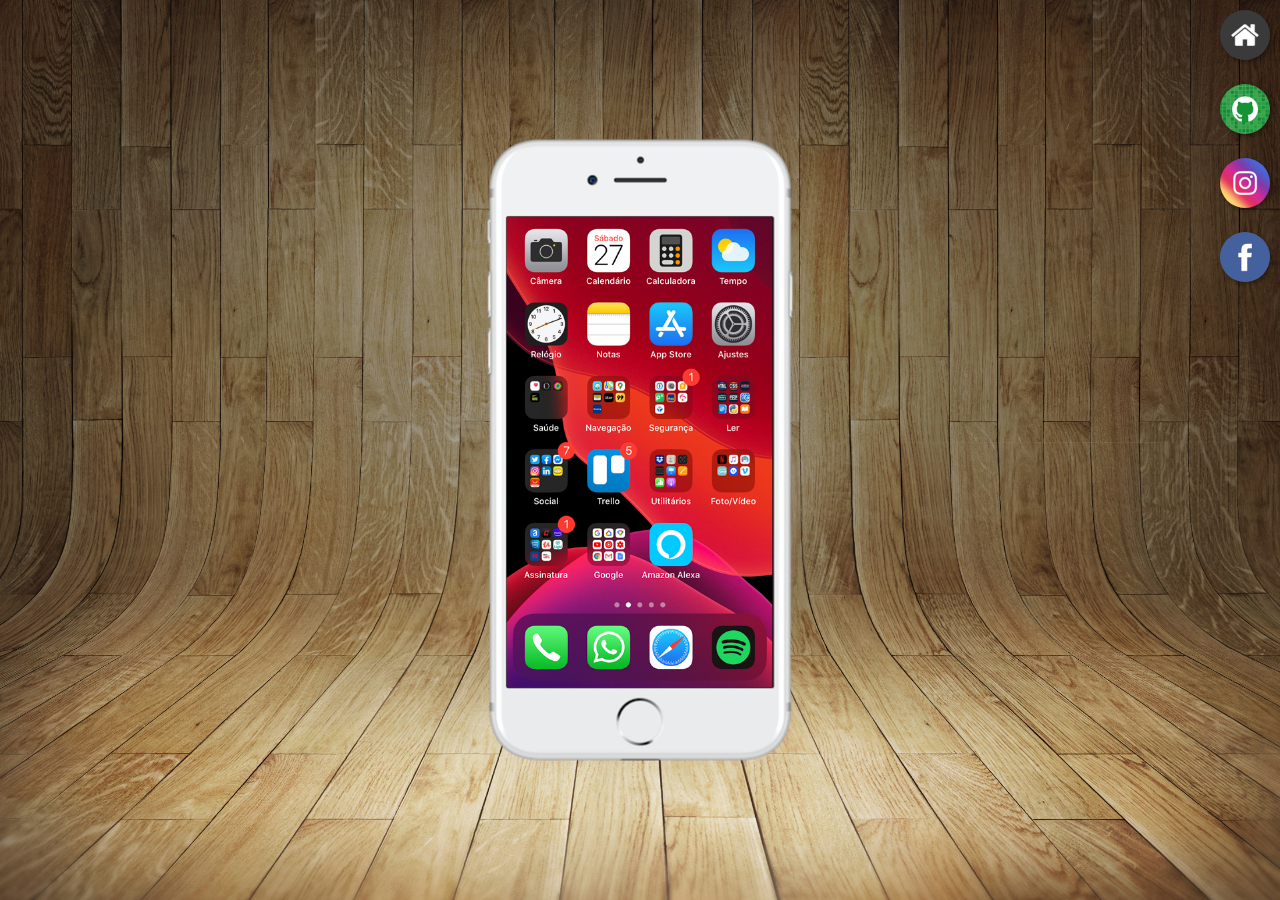
<file: index.html>
<!DOCTYPE html>
<html lang="pt-br">
<head>
    <meta charset="UTF-8">
    <meta http-equiv="X-UA-Compatible" content="IE=edge">
    <meta name="viewport" content="width=device-width, initial-scale=1.0">
    <link rel="shortcut icon" href="favicon.ico" type="image/x-icon">
    <link rel="stylesheet" href="estilos/style.css">
    <title>Projeto Redes Sociais</title>
</head>
<body>
    <main>
        <section id="telefone"> 
            <iframe src="home.html" name="tela" id="tela" frameborder="0">Seu navegador não é compatível com isso.
            </iframe>
        </section>
        <section id="redes-sociais">
            <a href="home.html" target="tela"><img src="imagens/logo-home.jpg" alt="Home"></a> <br>
            <a href="github.html" target="tela"><img src="imagens/logo-github.jpg" alt="github"></a> <br>
            <a href="instagram.html" target="tela"><img src="imagens/logo-instagram.jpg" alt="Instagram"></a> <br>
            <a href="facebook.html" target="tela"><img src="imagens/logo-facebook.jpg" alt="Facebook"></a>
        </section>
    </main>
</body>
</html>
</file>
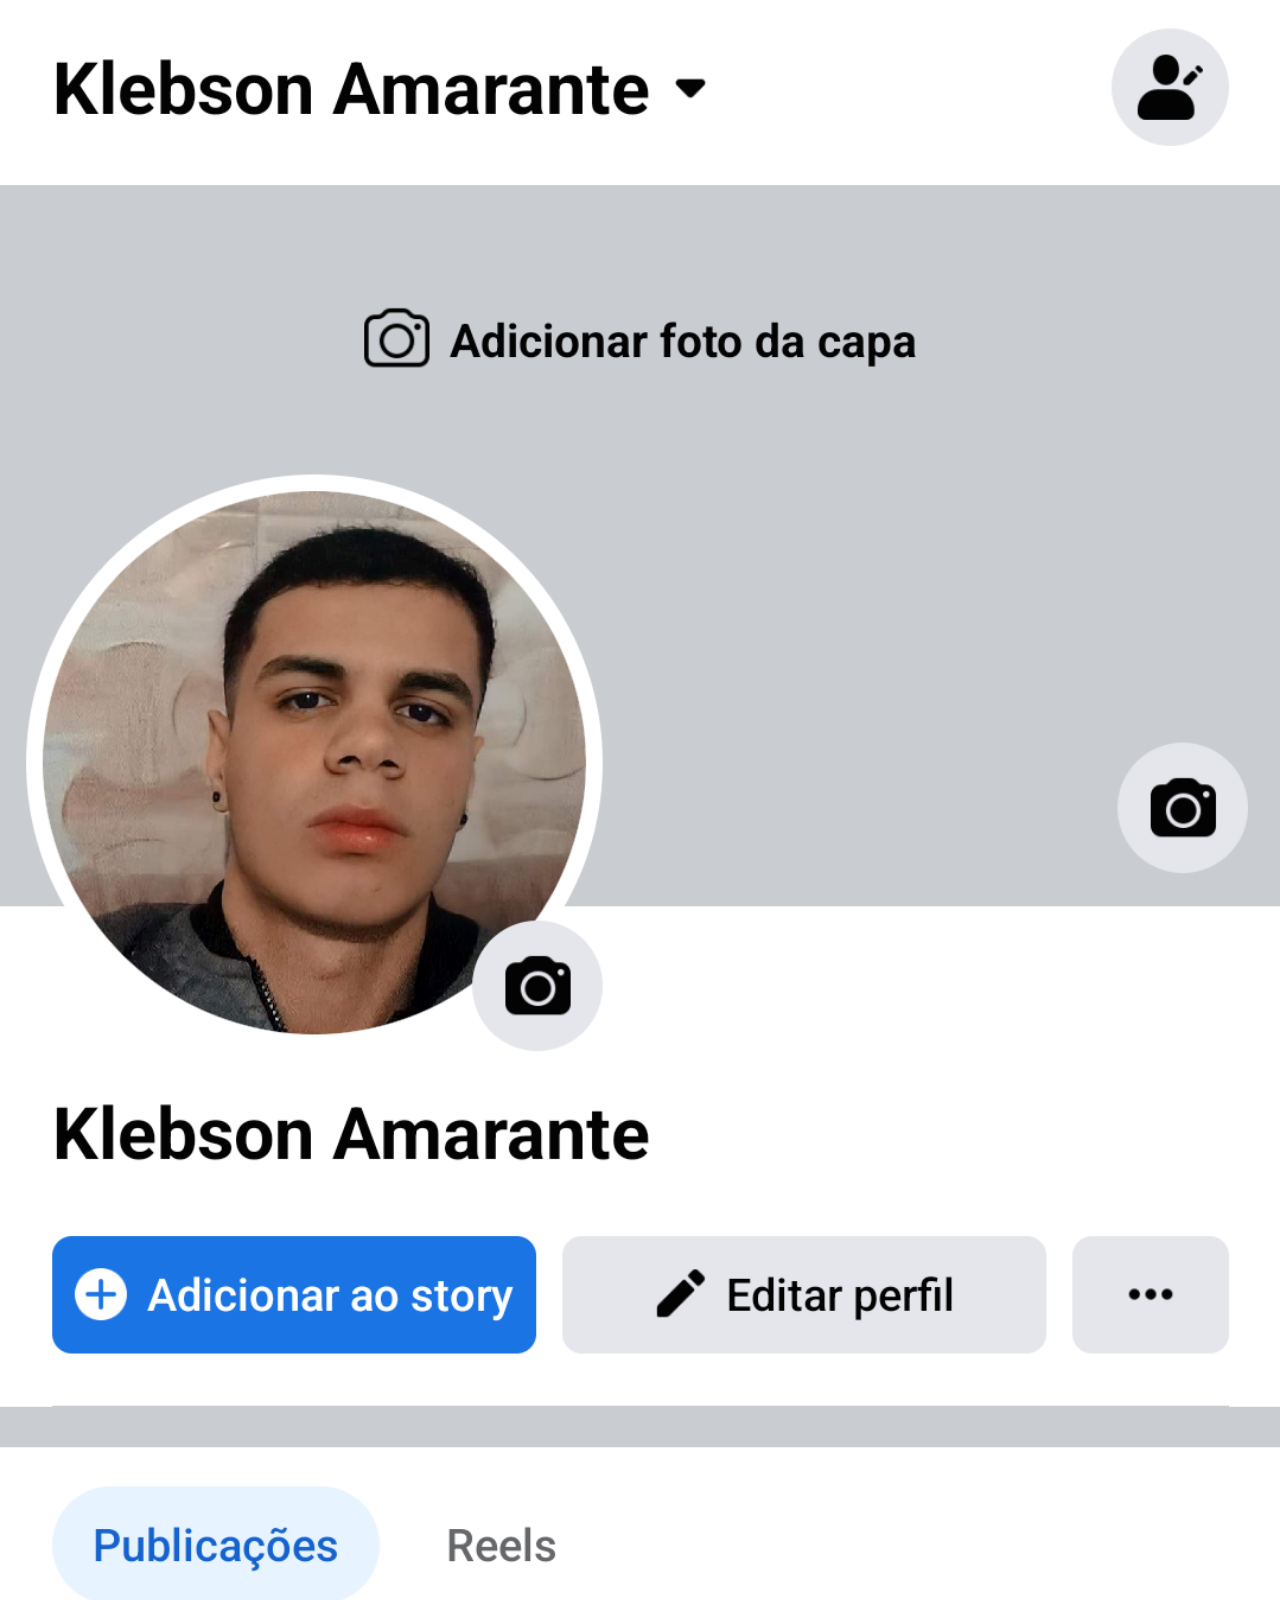
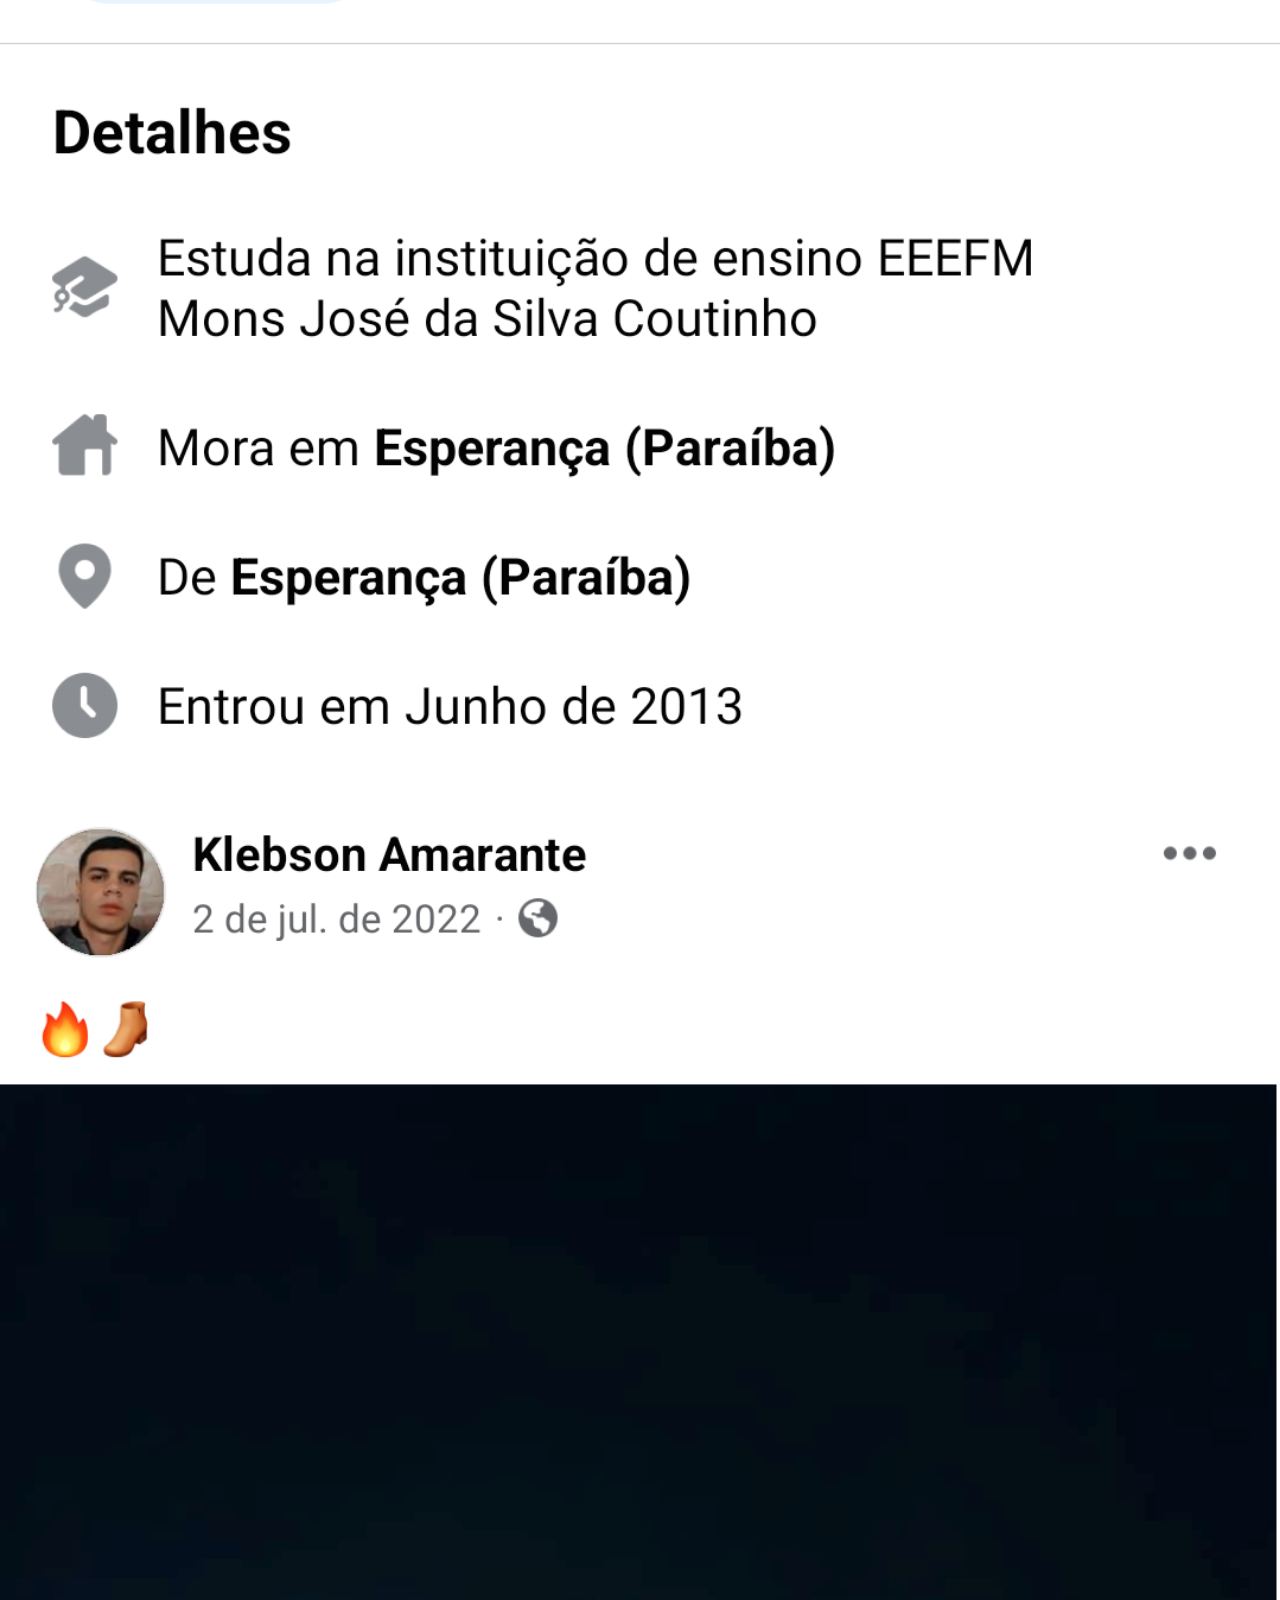
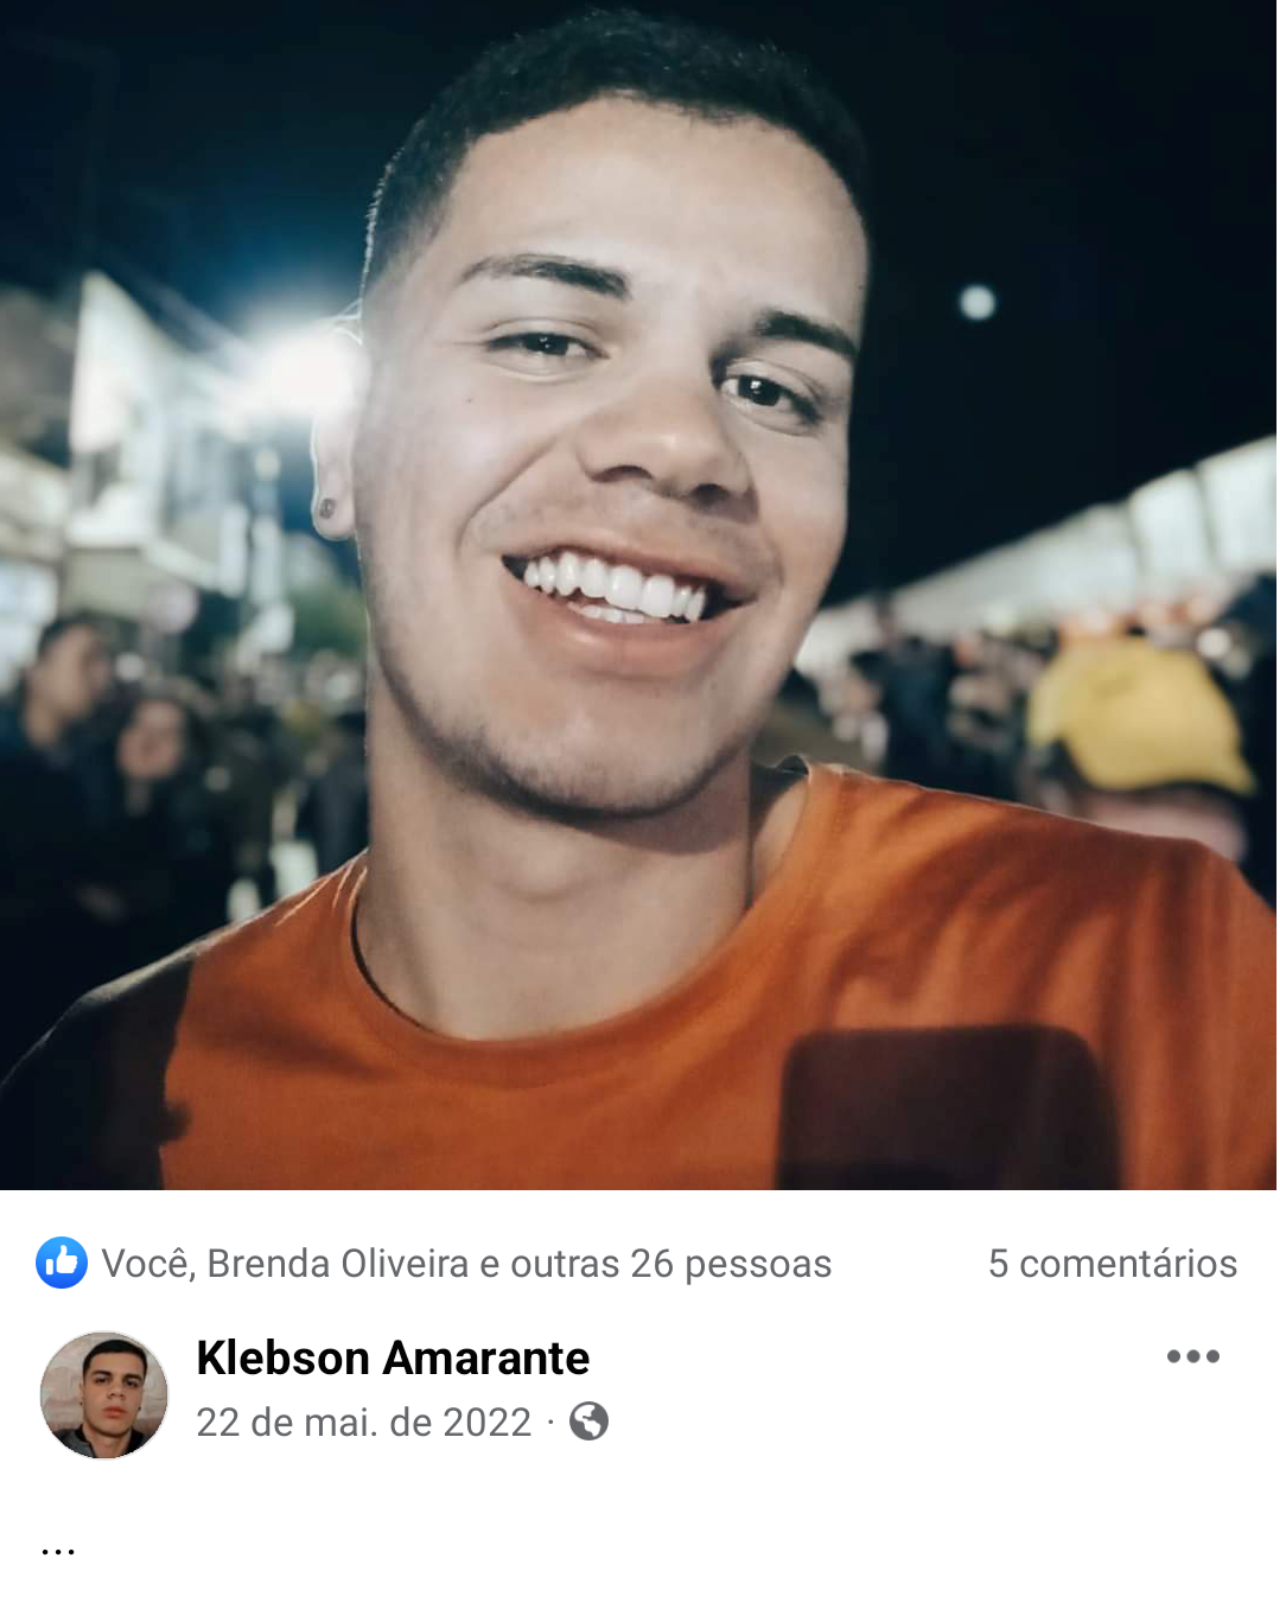
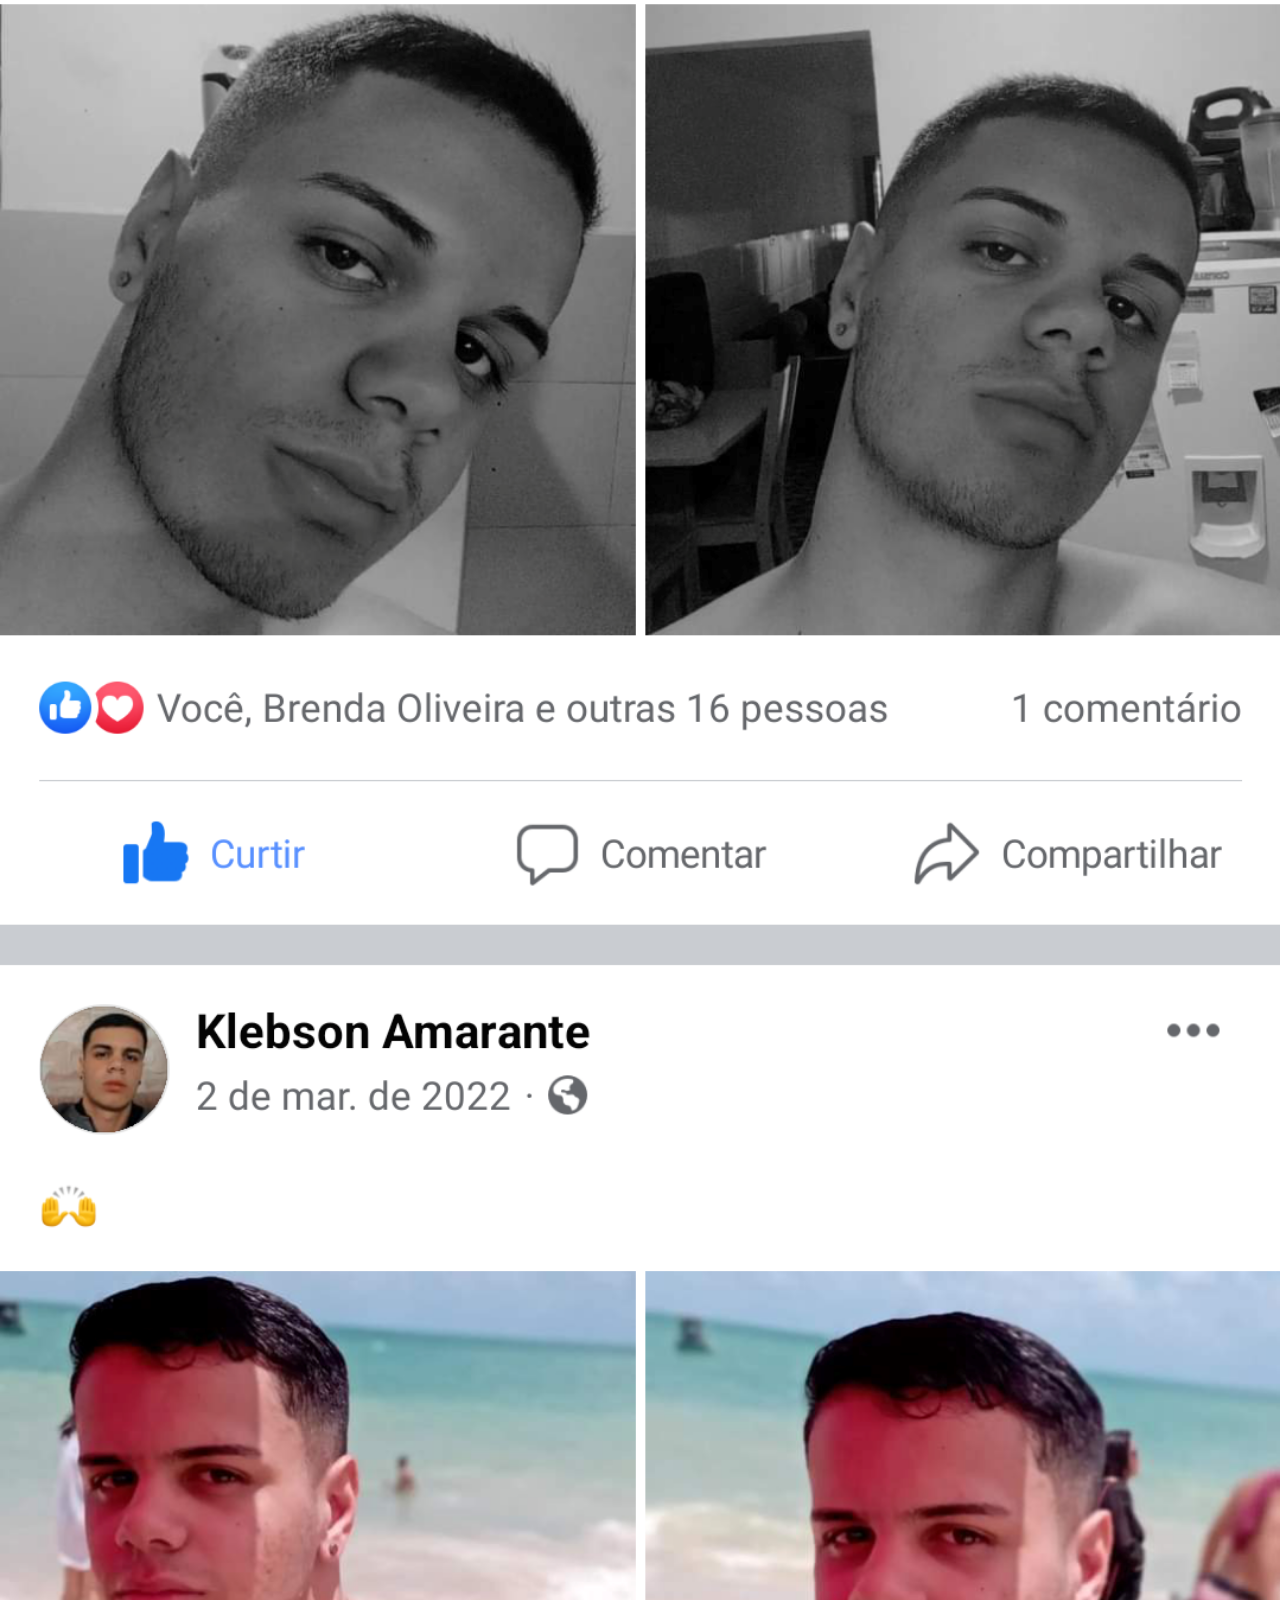
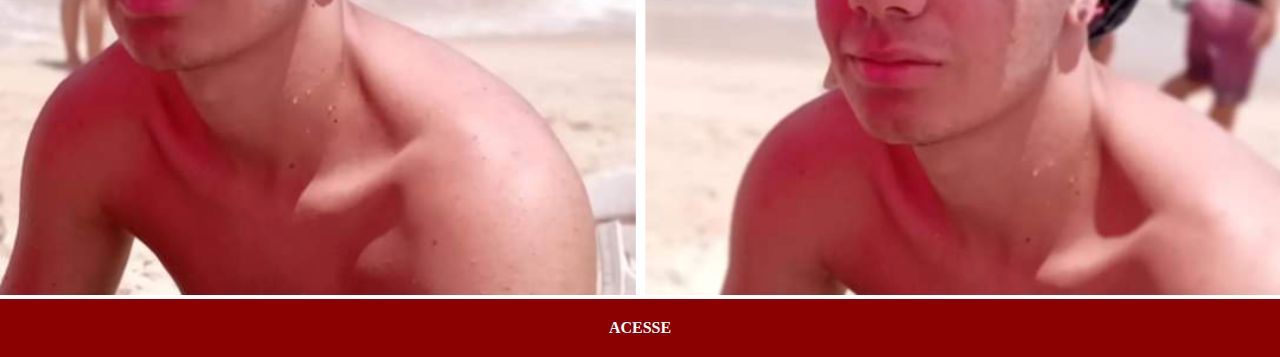
<file: facebook.html>
<!DOCTYPE html>
<html lang="pt-br">
<head>
    <meta charset="UTF-8">
    <meta http-equiv="X-UA-Compatible" content="IE=edge">
    <meta name="viewport" content="width=device-width, initial-scale=1.0">
    <link rel="stylesheet" href="estilos/social.css">
    <title>Facebook</title>
</head>
<body>
    <img src="imagens/facebook-editado.png" alt="Facebook"><a href="https://pt-br.facebook.com/klebsonamarante/" target="_blank">ACESSE</a>
</body>
</html>
</file>
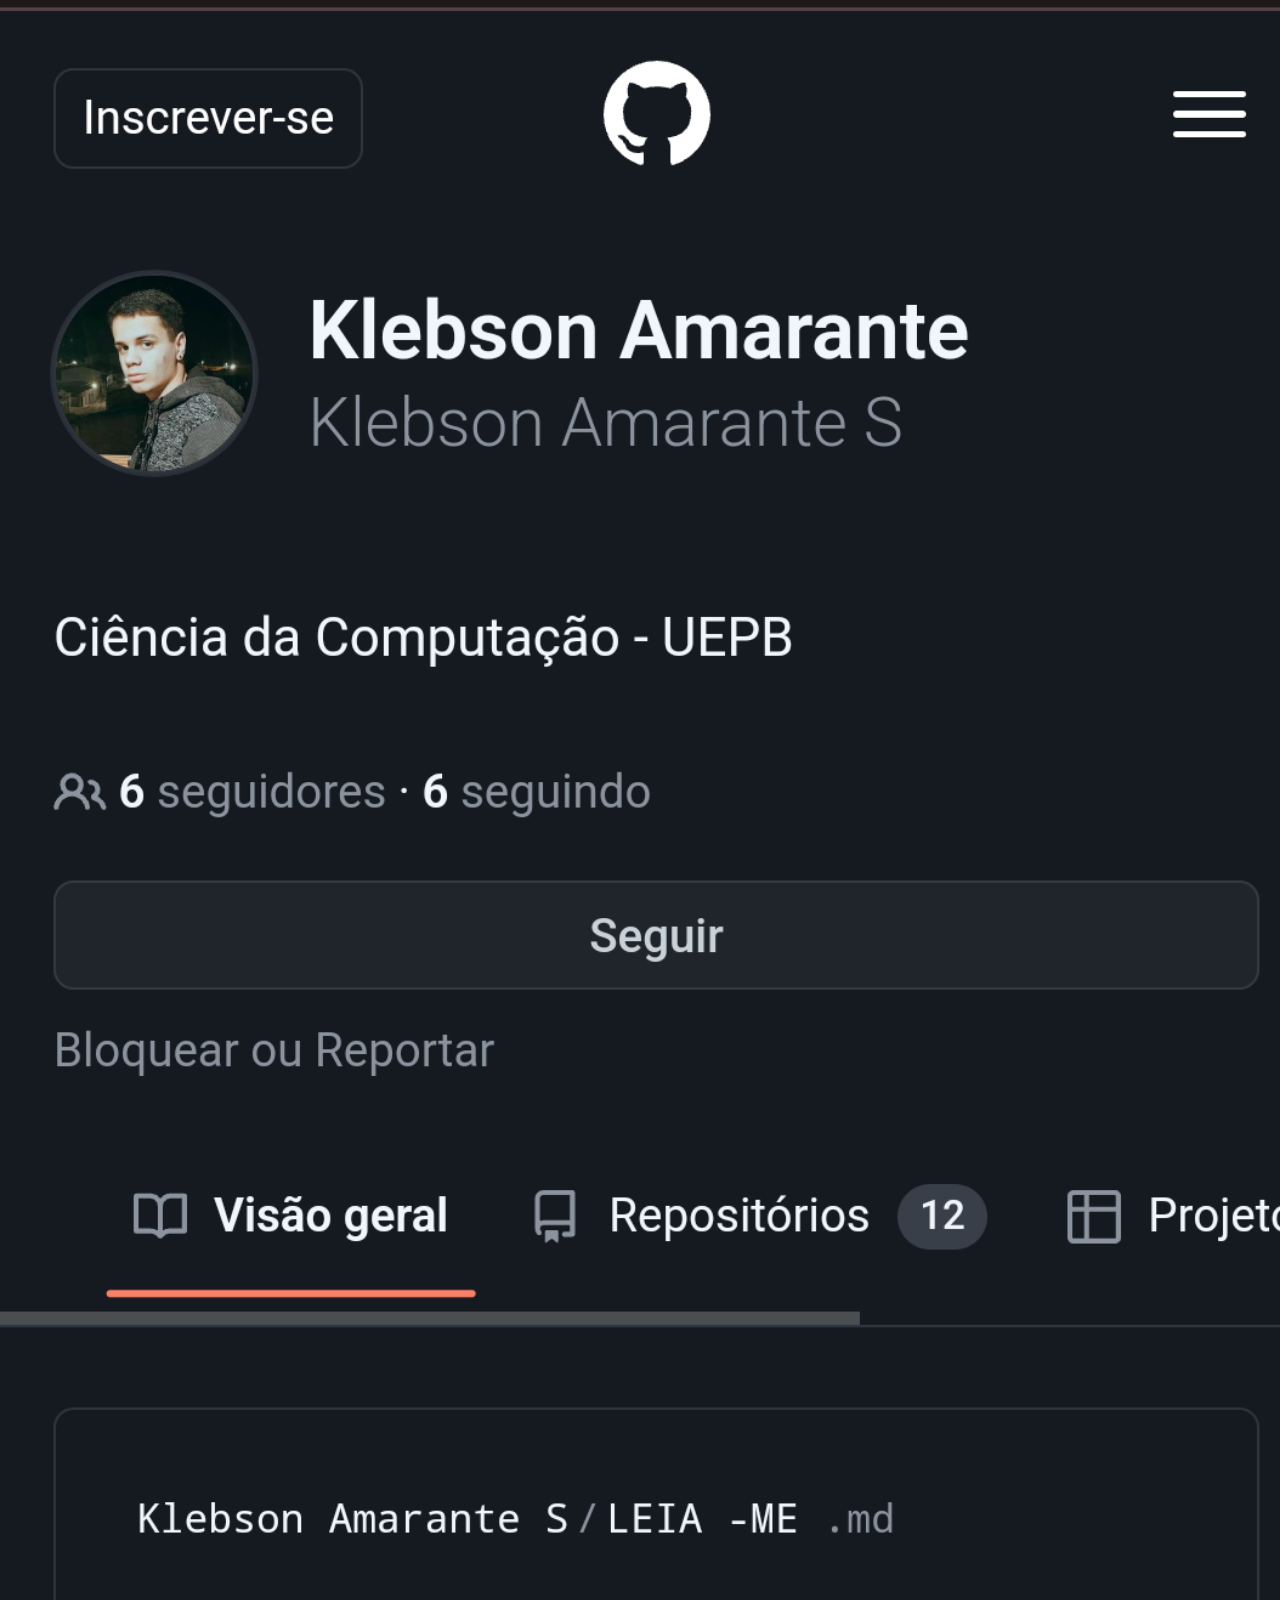
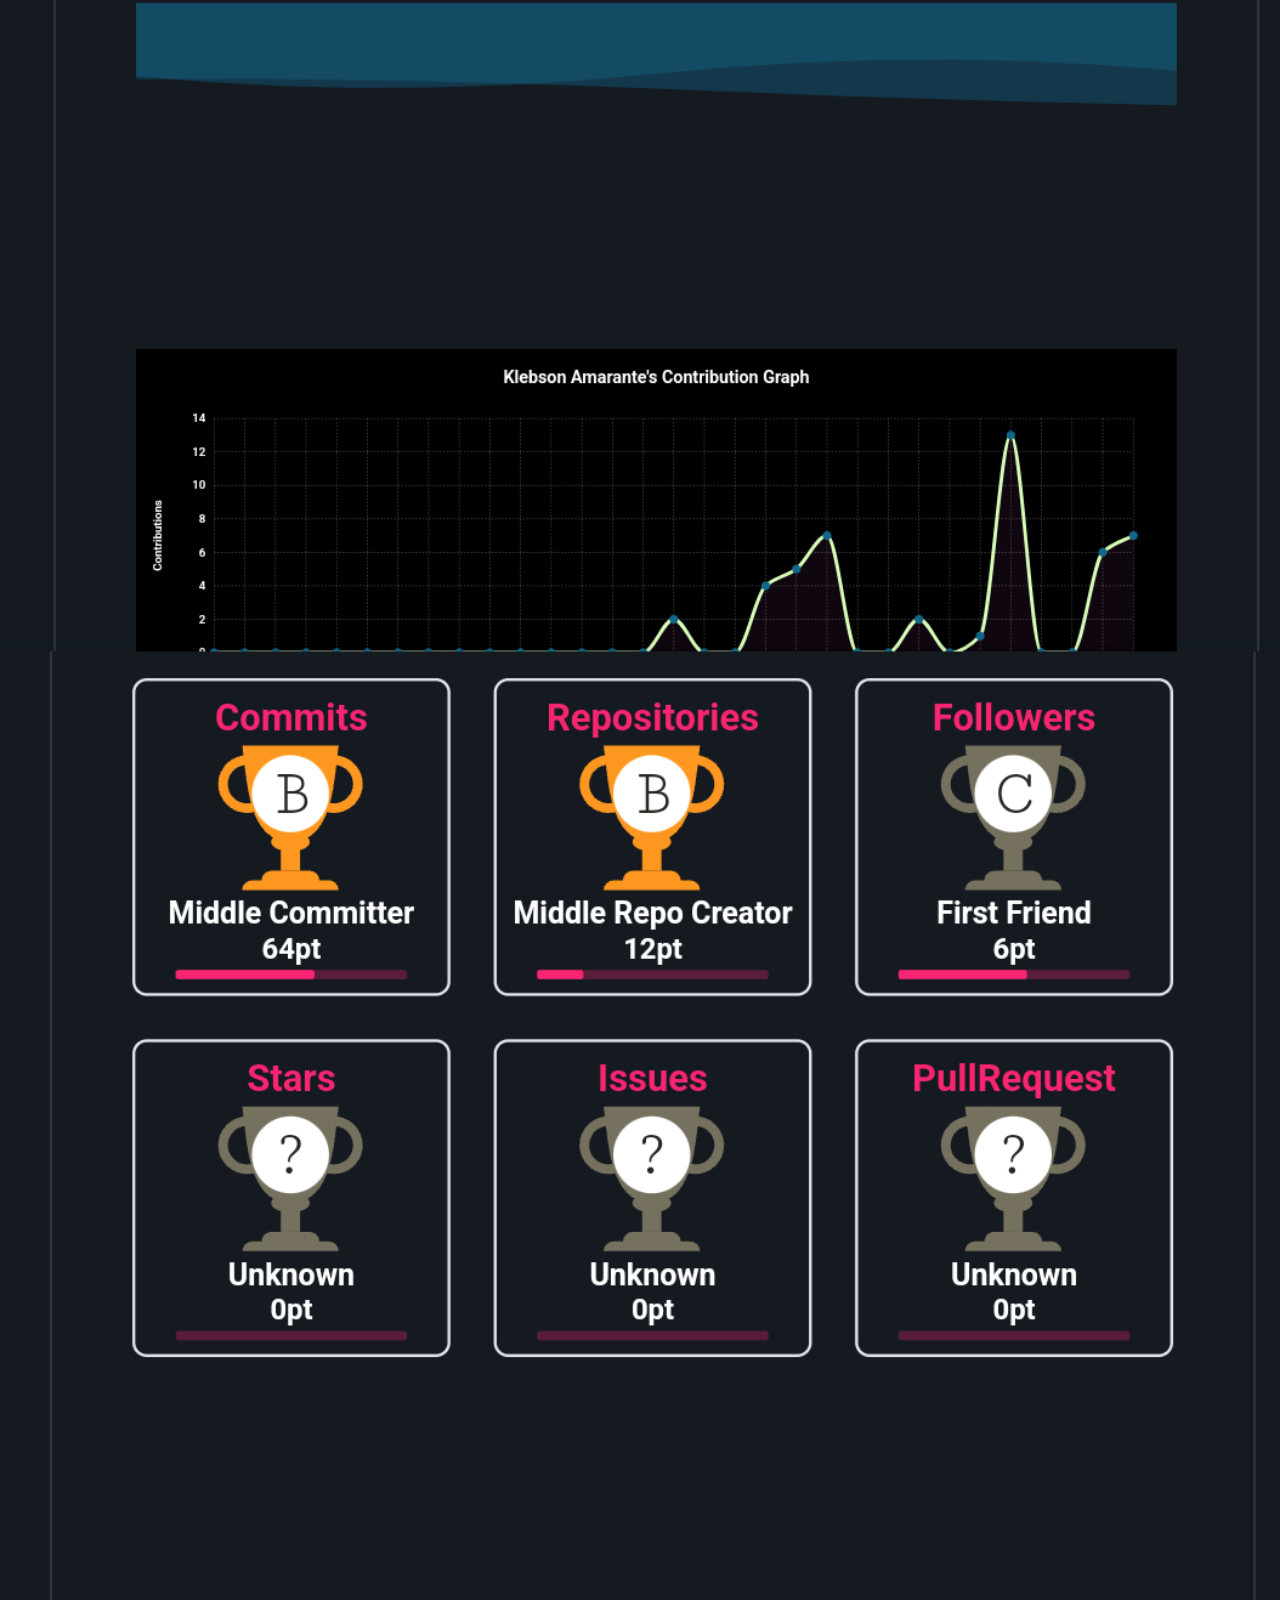
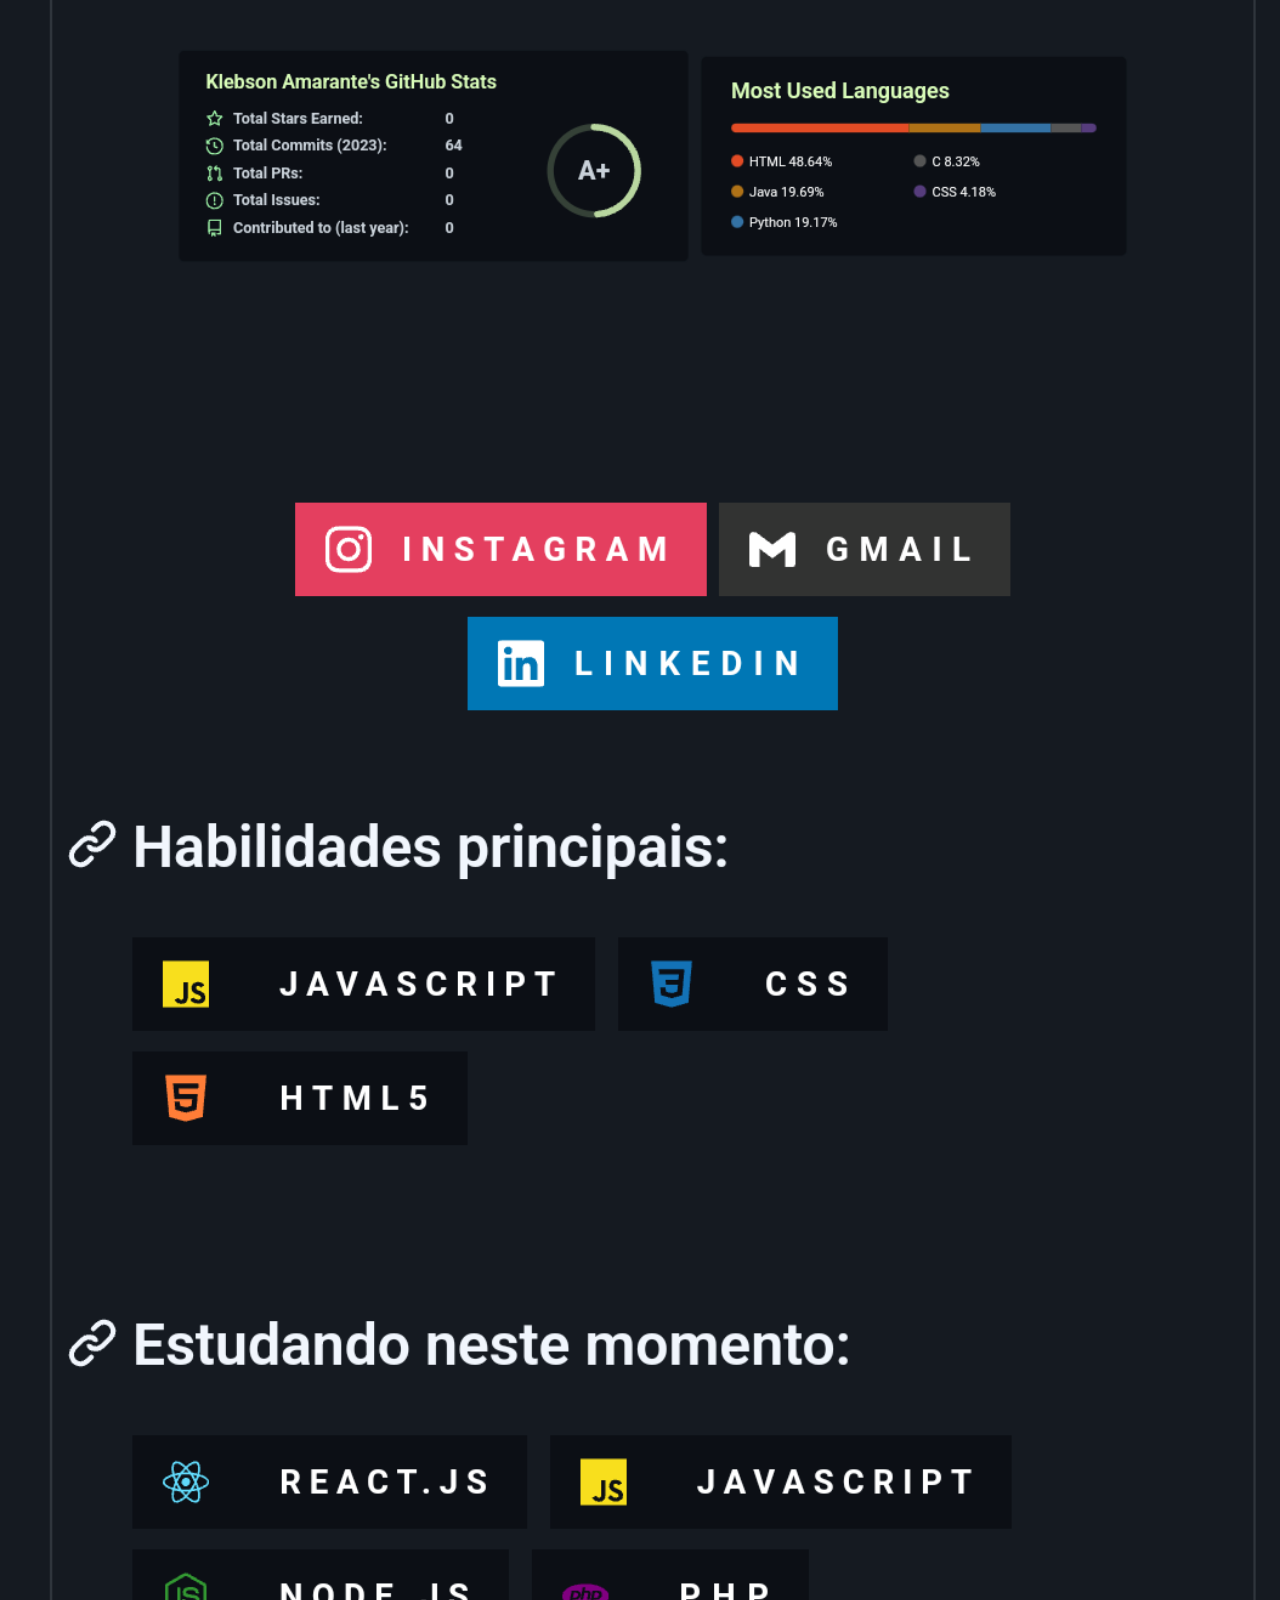
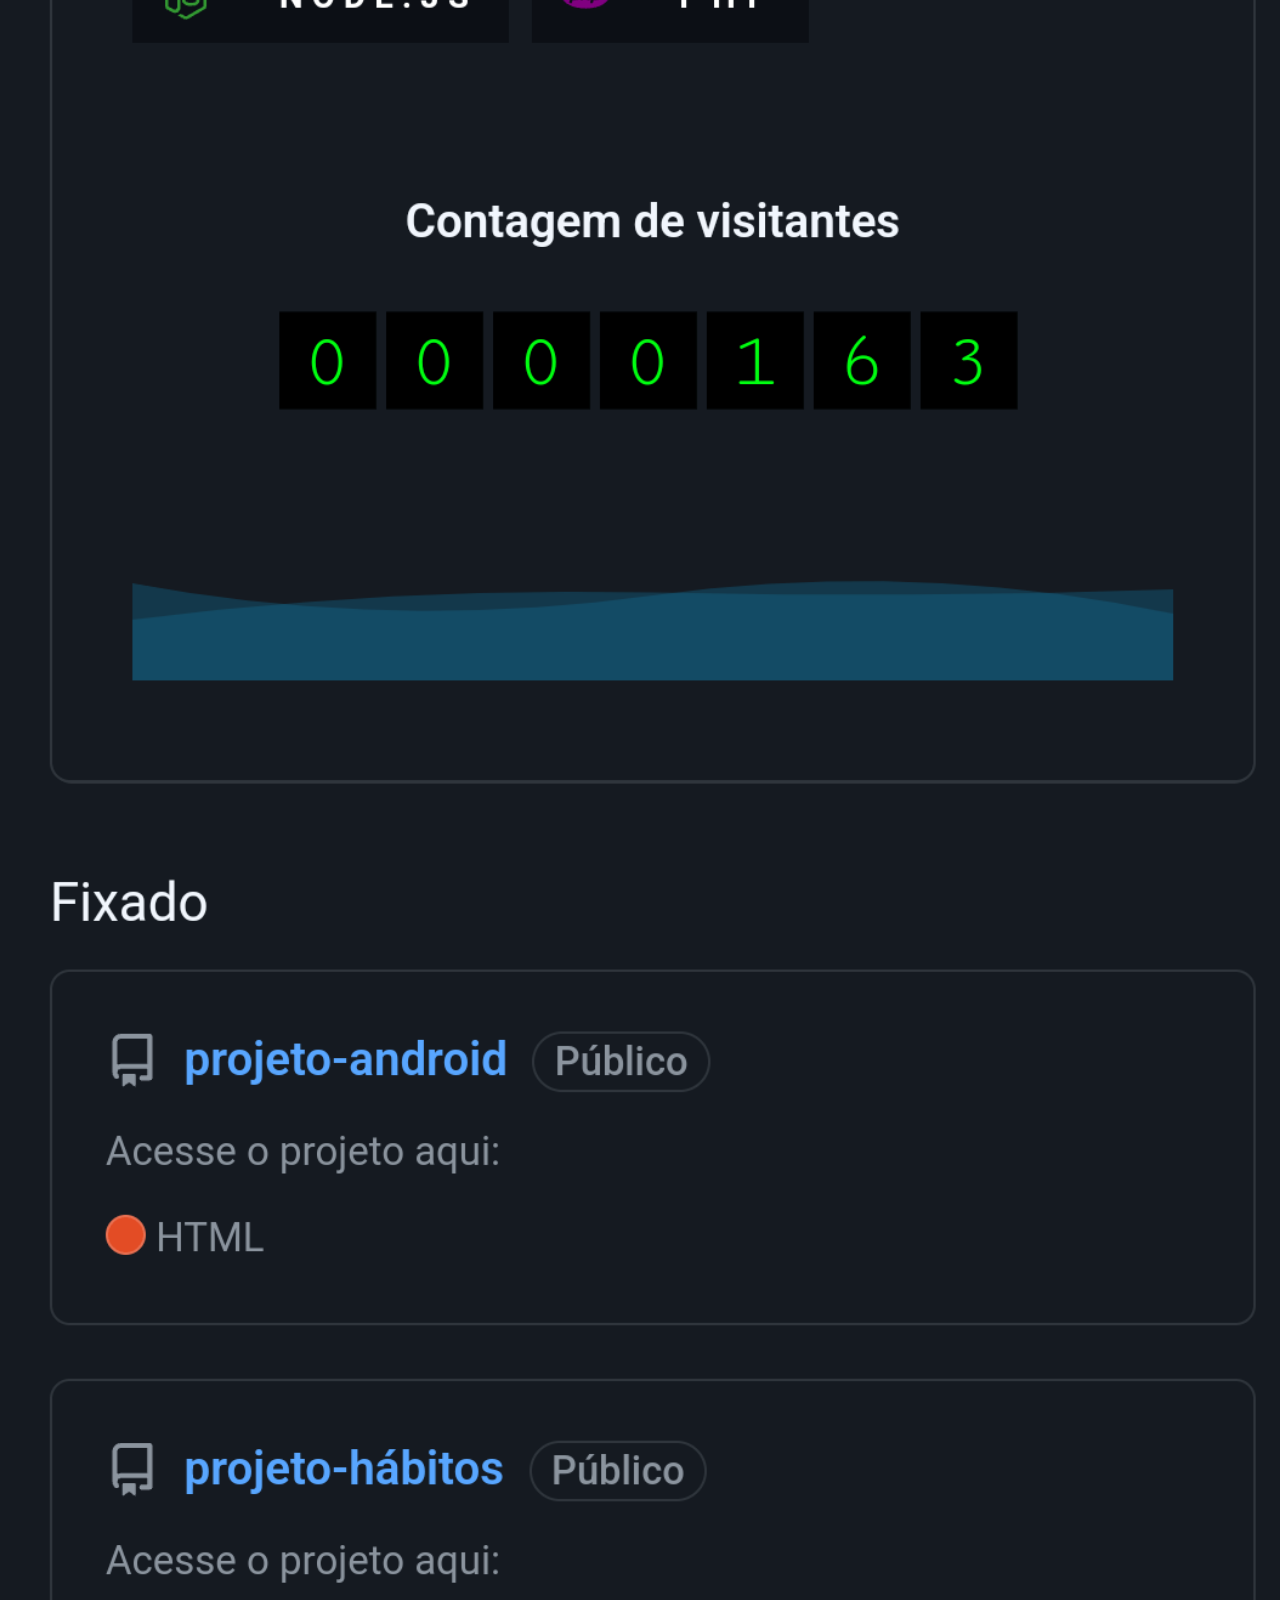
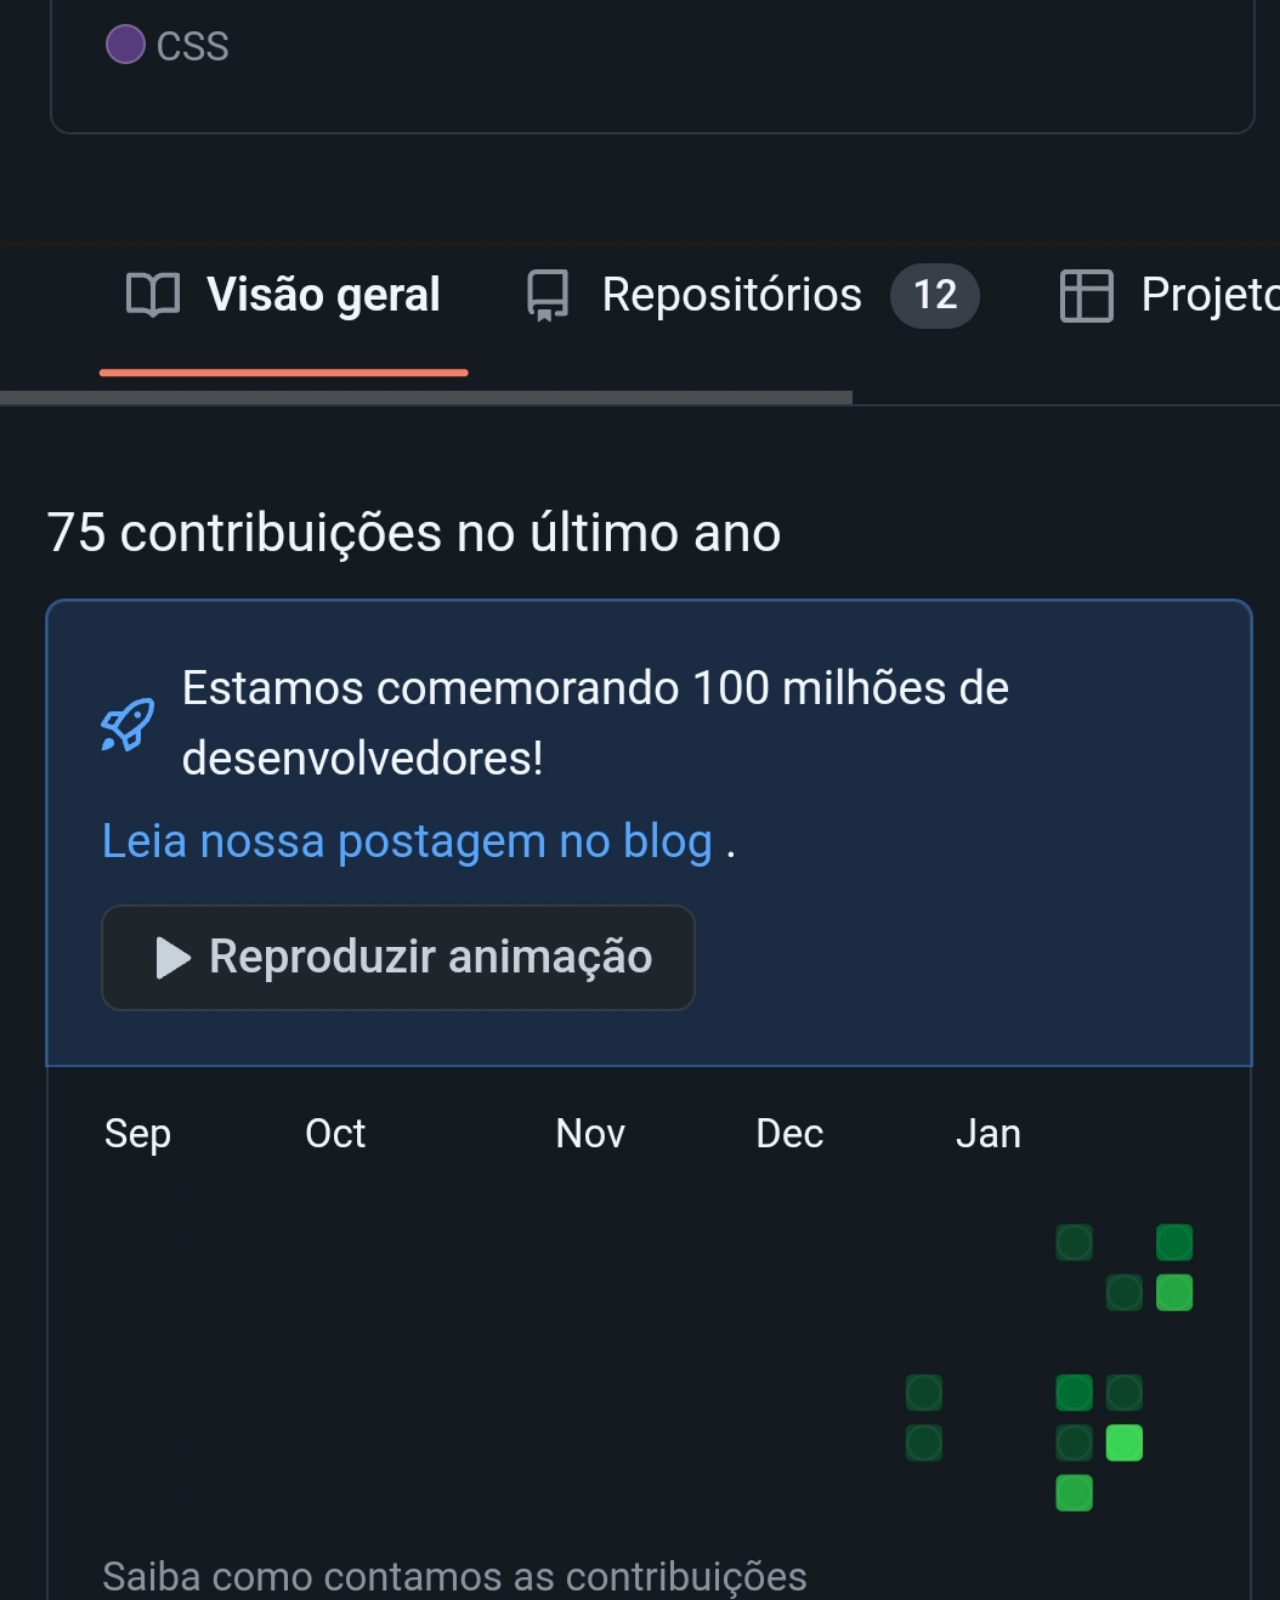
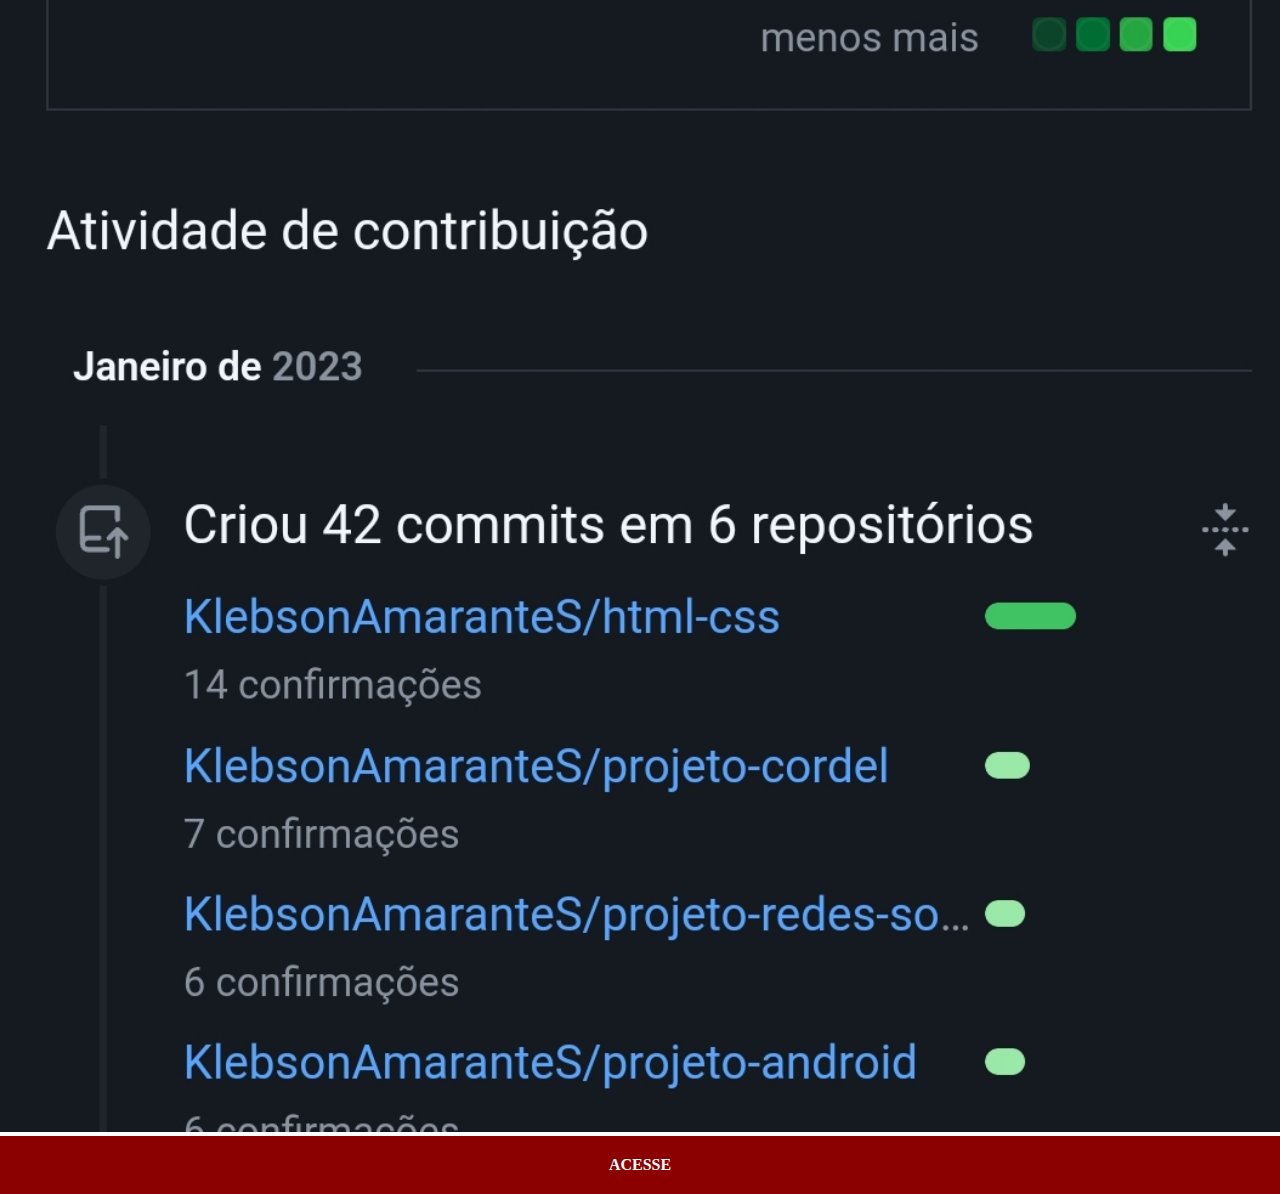
<file: github.html>
<!DOCTYPE html>
<html lang="pt-br">
<head>
    <meta charset="UTF-8">
    <meta http-equiv="X-UA-Compatible" content="IE=edge">
    <meta name="viewport" content="width=device-width, initial-scale=1.0">
    <link rel="stylesheet" href="estilos/social.css">
    <title>Github</title>
</head>
<body>
    <img src="imagens/github-editado.png" alt="Github"><a href="https://github.com/KlebsonAmaranteS" target="_blank">ACESSE</a>
</body>
</html>
</file>
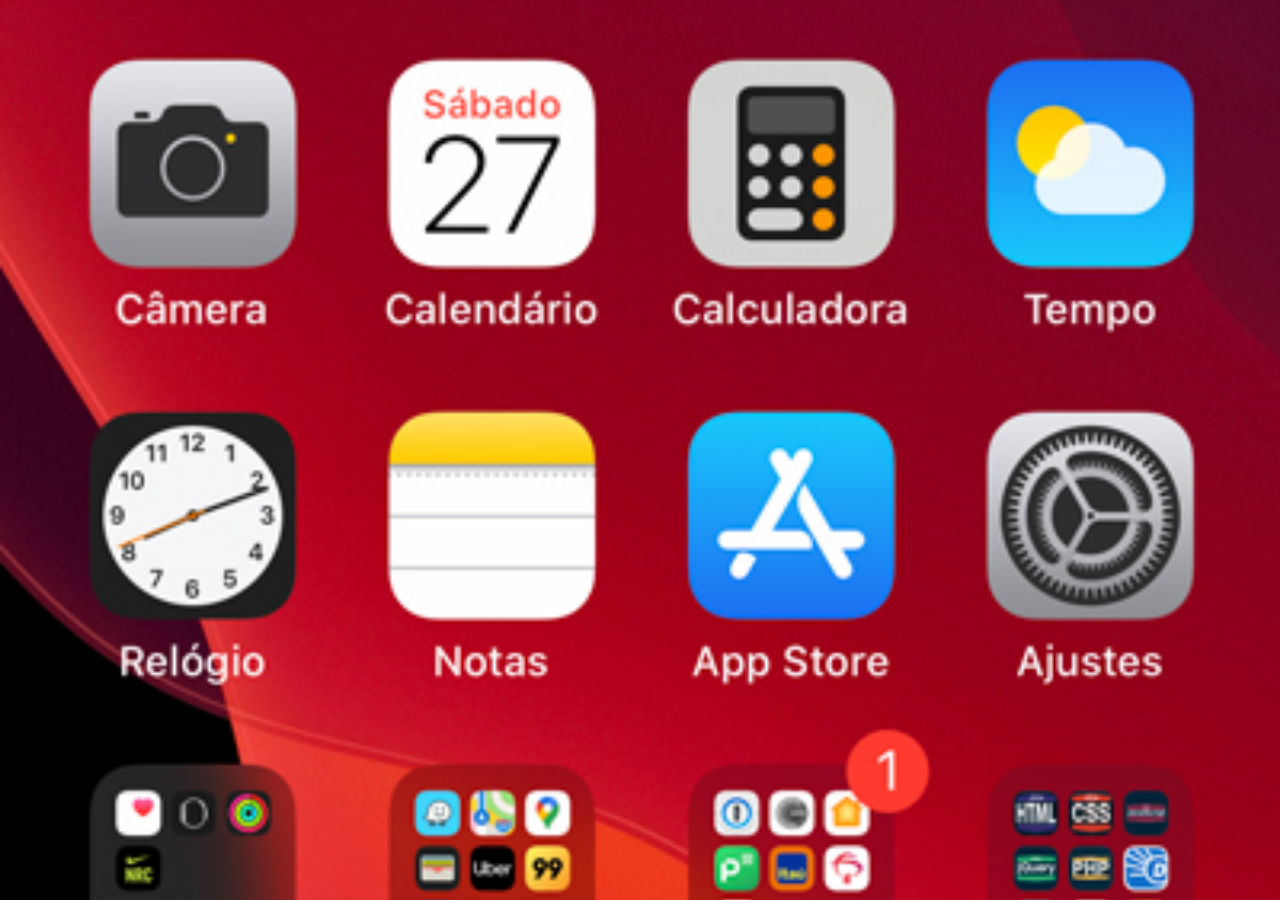
<file: home.html>
<!DOCTYPE html>
<html lang="pt-br">
<head>
    <meta charset="UTF-8">
    <meta http-equiv="X-UA-Compatible" content="IE=edge">
    <meta name="viewport" content="width=device-width, initial-scale=1.0">
    <title>Home</title>
</head>
<style>
    *{
        margin: 0px;
        padding: 0px;
    }
    body{
        width: 100vw;
        height: 100vh;
        background: black url(imagens/tela-home.jpg)no-repeat top center;
        background-size: cover;
    }
</style>
<body>
    
</body>
</html>
</file>
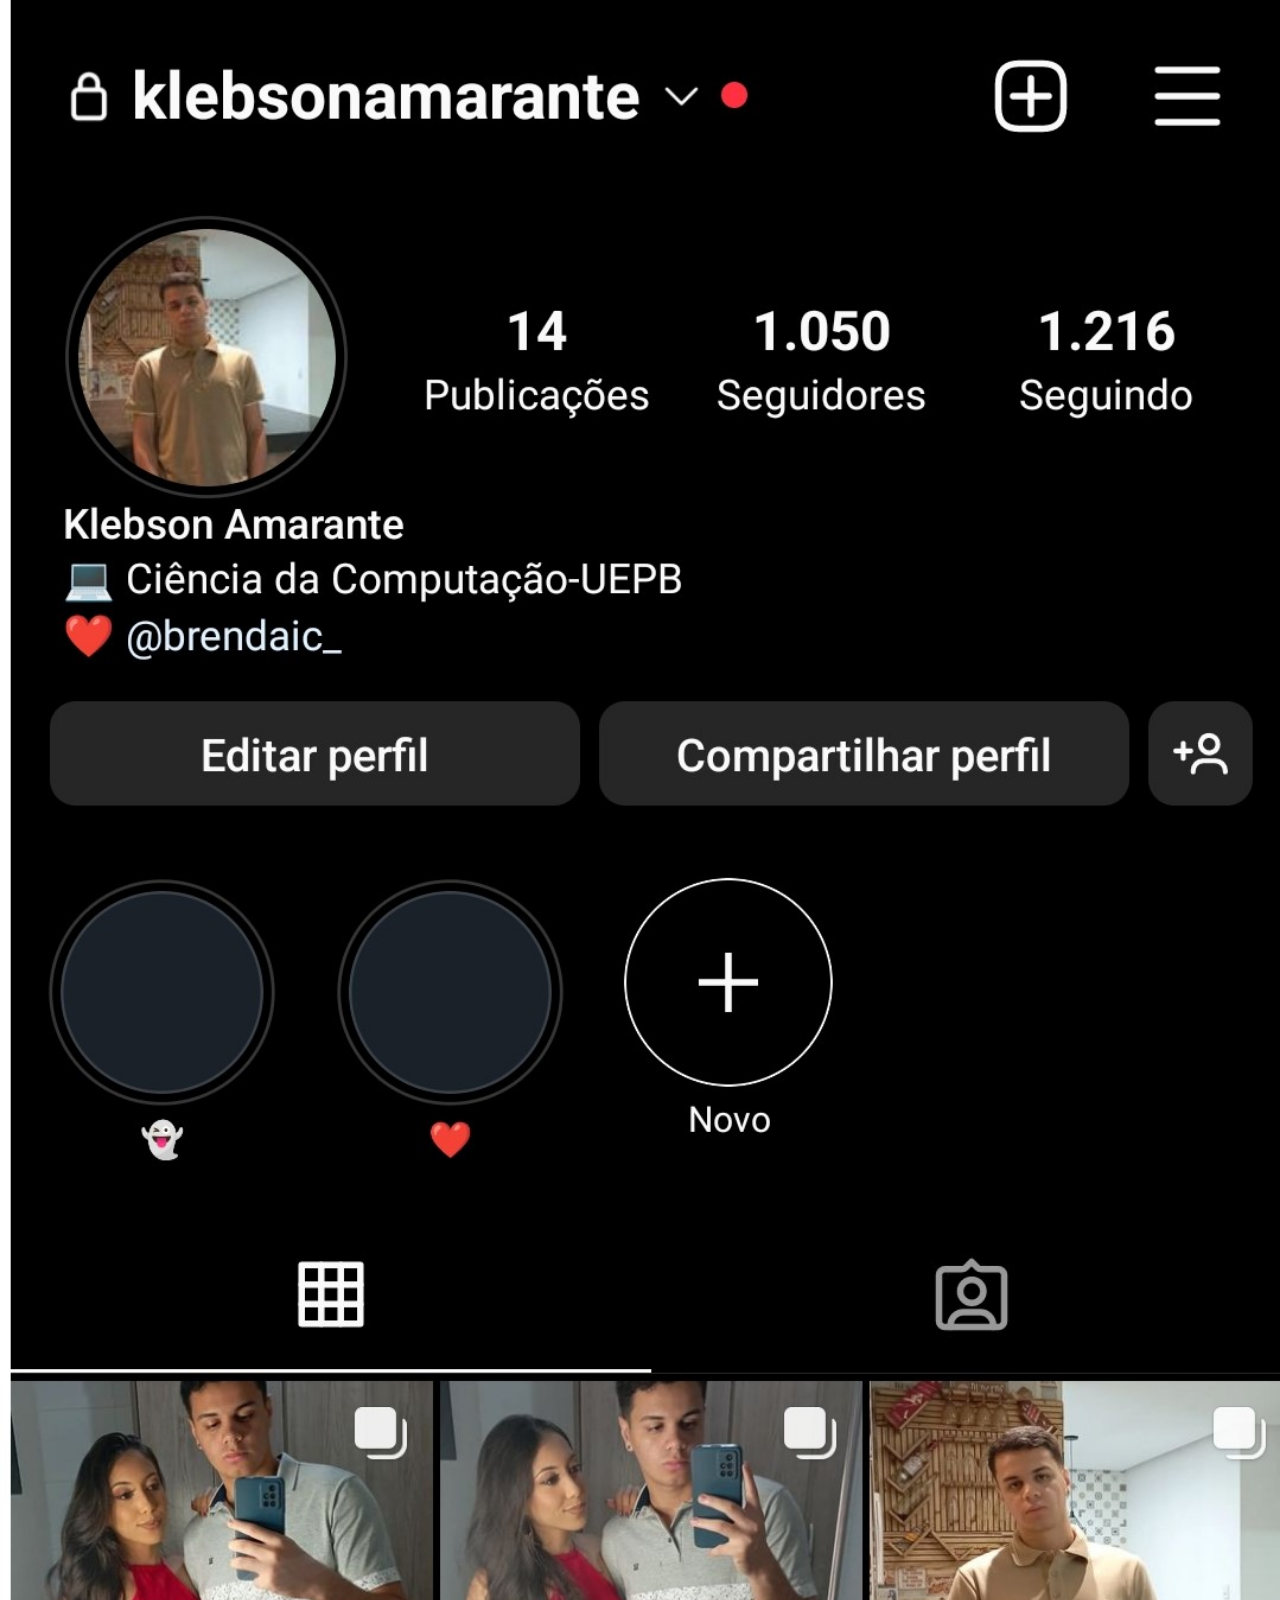
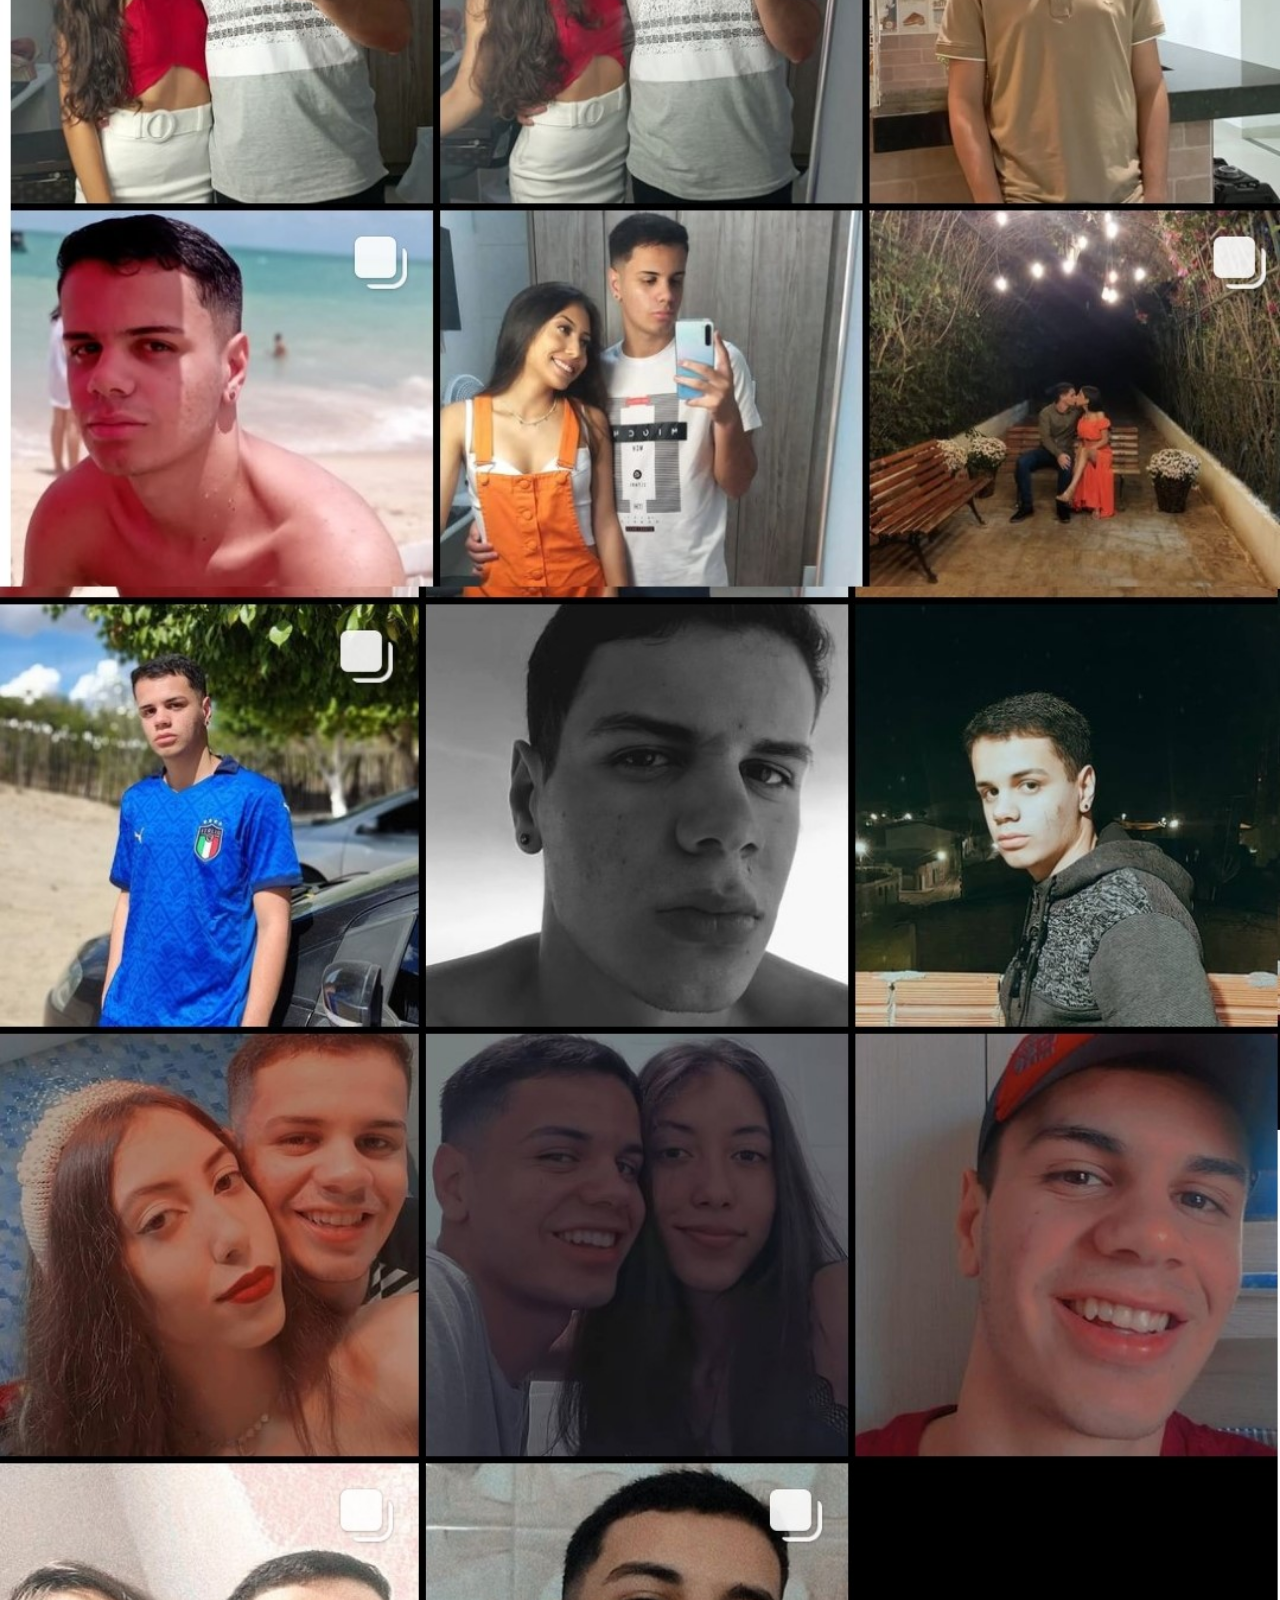
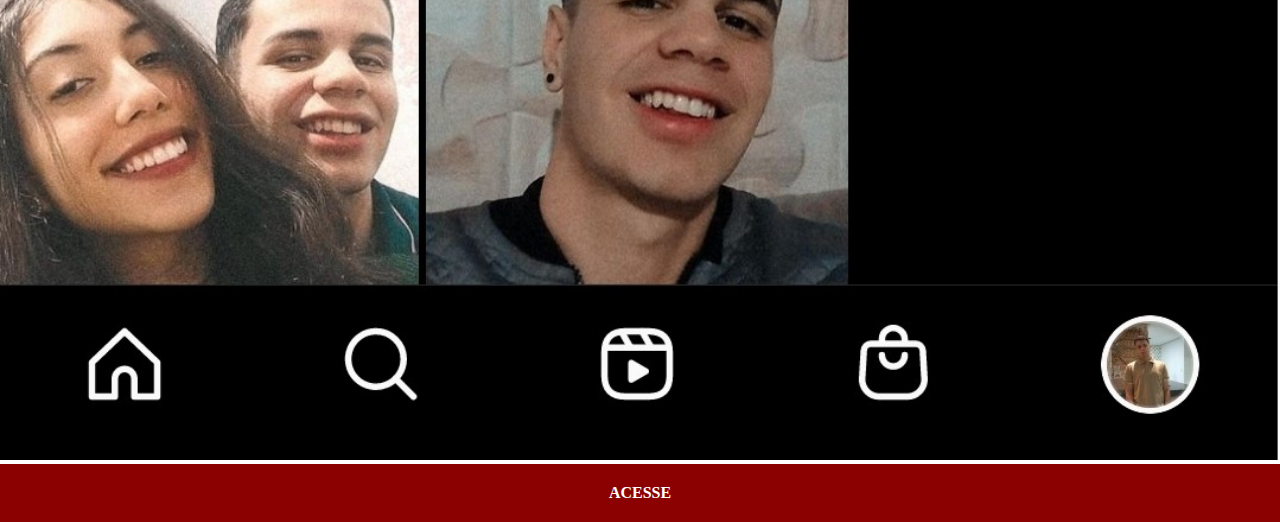
<file: instagram.html>
<!DOCTYPE html>
<html lang="pt-br">
<head>
    <meta charset="UTF-8">
    <meta http-equiv="X-UA-Compatible" content="IE=edge">
    <meta name="viewport" content="width=device-width, initial-scale=1.0">
    <link rel="stylesheet" href="estilos/social.css">
    <title>Instagram</title>
</head>
<body>
    <img src="imagens/instagram-editado.jpg" alt="Instagram"><a href="https://www.instagram.com/klebsonamarante/" target="_blank">ACESSE</a>
</body>
</html>
</file>
<file: estilos/style.css>
@charset "UTF-8";

*{
    margin: 0px;
    padding: 0px;
    font-family: Arial, Helvetica, sans-serif;
}

html, body{
    height: 100vh;
    width: 100vw;
    background-color: black;
}

body{
    background: url(../imagens/fundo-madeira.jpg) no-repeat top center;
    background-size: cover;
    background-attachment: fixed;
}

main{
    height: 100vh;
    position: relative;
}

section#telefone{
    position: absolute;
    top: 50%;
    left: 50%;
    transform: translate(-50%, -50%);

    height: 627px;
    width: 311px;
    background: url('../imagens/frame-iphone.png') no-repeat;
}

iframe#tela{
    position: relative;
    top: 80px;
    left: 22px;
    width: 266px;
    height: 471px;
}

section#redes-sociais{
    text-align: right;
}

section#redes-sociais img{
    width: 50px;
    margin: 10px;
    border-radius: 50%;
    box-shadow: 2px 2px 5px rgba(0, 0, 0, 0.400);
}

section#redes-sociais img:hover{
    border: 2px solid white;
    transform: translate(-3px,-3px);
    box-shadow: 5px 5px 10px rgba(0, 0, 0, 0.604);
    transition: transform 0.5s;
}
</file>
<file: estilos/social.css>
@charset "utf-8";

*{
    margin: 0px;
    padding: 0px;
}
::-webkit-scrollbar{
    width: 0px;
    height: 0px;
}
img{
    width: 100vw;
}
a{
    display: block;
    background-color: darkred;
    padding: 20px;
    text-align: center;
    font-weight: bolder;
    text-decoration: none;
    color: white;
}
a:hover{
    background-color: red;
}
</file>
